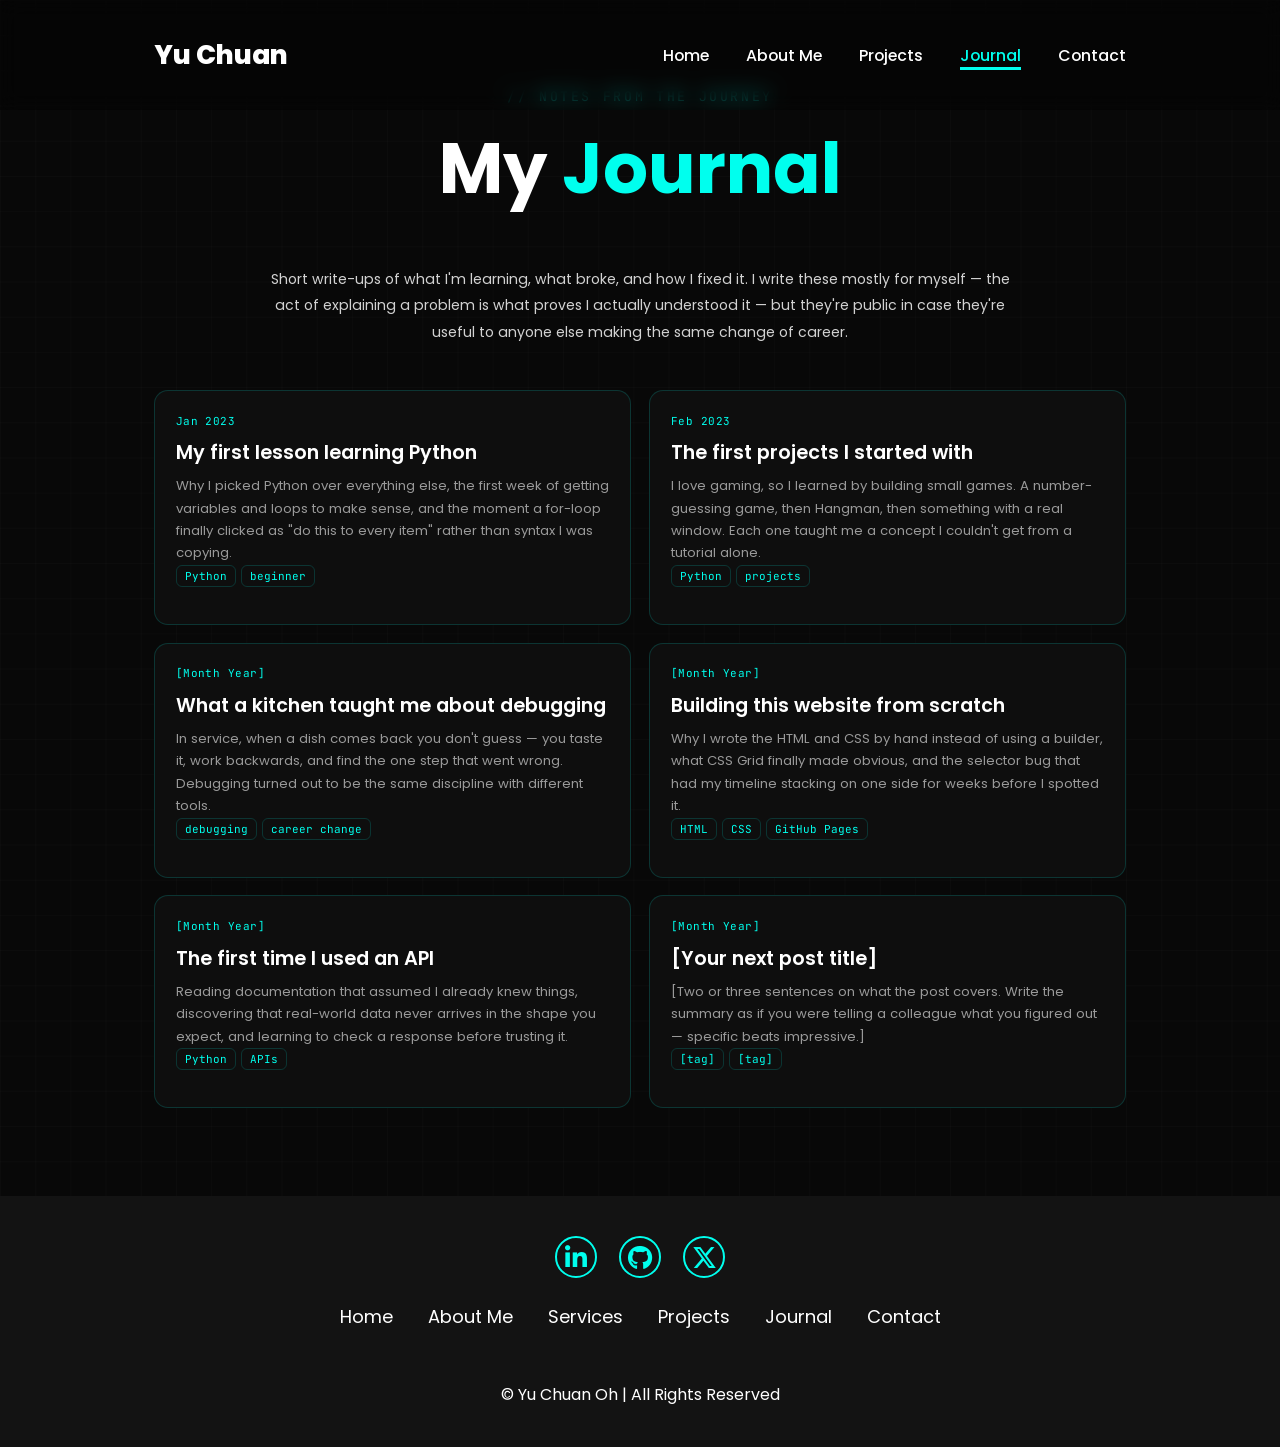
<file: journal.html>
<!DOCTYPE html>
<html lang="en">
<head>
    <meta charset="UTF-8">
    <meta name="viewport" content="width=device-width, initial-scale=1.0">
    <meta name="description" content="Journal by Yu Chuan Oh — notes from a career change into software, one problem at a time.">
    <title>Journal — Yu Chuan Oh</title>

    <link rel="preconnect" href="https://fonts.googleapis.com">
    <link rel="preconnect" href="https://fonts.gstatic.com" crossorigin>
    <link href="https://fonts.googleapis.com/css2?family=Poppins:wght@300;400;500;600;700;800&family=JetBrains+Mono:wght@400;500;700&display=swap" rel="stylesheet">

    <link rel="stylesheet" href="style.css">
    <link rel="stylesheet" href="https://cdnjs.cloudflare.com/ajax/libs/font-awesome/6.5.2/css/all.min.css">
</head>
<body>

    <header class="header">
        <a href="index.html" class="logo">Yu Chuan<span></span></a>

        <i class="fa-solid fa-bars" id="menu-icon"></i>

        <nav class="navbar">
            <a href="index.html">Home</a>
            <a href="about.html">About Me</a>
            <a href="projects.html">Projects</a>
            <a href="journal.html" class="active">Journal</a>
            <a href="index.html#contact">Contact</a>
        </nav>
    </header>

    <section class="page-section" id="journal">
        <span class="eyebrow">notes from the journey</span>
        <h2 class="heading">My <span>Journal</span></h2>

        <div class="doc" style="margin-bottom: 5rem; text-align: center;">
            <p>Short write-ups of what I'm learning, what broke, and how I fixed it.
               I write these mostly for myself — the act of explaining a problem is what
               proves I actually understood it — but they're public in case they're useful
               to anyone else making the same change of career.</p>
        </div>

        <div class="journal-list">

            <a href="post-1.html" class="journal-card">
                <span class="journal-date">Jan 2023</span>
                <h3>My first lesson learning Python</h3>
                <p>Why I picked Python over everything else, the first week of getting variables
                   and loops to make sense, and the moment a for-loop finally clicked as
                   "do this to every item" rather than syntax I was copying.</p>
                <div class="work-tags">
                    <span>Python</span>
                    <span>beginner</span>
                </div>
            </a>

            <a href="post-2.html" class="journal-card">
                <span class="journal-date">Feb 2023</span>
                <h3>The first projects I started with</h3>
                <p>I love gaming, so I learned by building small games. A number-guessing game,
                   then Hangman, then something with a real window. Each one taught me a
                   concept I couldn't get from a tutorial alone.</p>
                <div class="work-tags">
                    <span>Python</span>
                    <span>projects</span>
                </div>
            </a>

            <a href="post-3.html" class="journal-card">
                <span class="journal-date">[Month Year]</span>
                <h3>What a kitchen taught me about debugging</h3>
                <p>In service, when a dish comes back you don't guess — you taste it, work
                   backwards, and find the one step that went wrong. Debugging turned out to be
                   the same discipline with different tools.</p>
                <div class="work-tags">
                    <span>debugging</span>
                    <span>career change</span>
                </div>
            </a>

            <a href="post-4.html" class="journal-card">
                <span class="journal-date">[Month Year]</span>
                <h3>Building this website from scratch</h3>
                <p>Why I wrote the HTML and CSS by hand instead of using a builder, what CSS
                   Grid finally made obvious, and the selector bug that had my timeline
                   stacking on one side for weeks before I spotted it.</p>
                <div class="work-tags">
                    <span>HTML</span>
                    <span>CSS</span>
                    <span>GitHub Pages</span>
                </div>
            </a>

            <a href="post-5.html" class="journal-card">
                <span class="journal-date">[Month Year]</span>
                <h3>The first time I used an API</h3>
                <p>Reading documentation that assumed I already knew things, discovering that
                   real-world data never arrives in the shape you expect, and learning to check
                   a response before trusting it.</p>
                <div class="work-tags">
                    <span>Python</span>
                    <span>APIs</span>
                </div>
            </a>

            <a href="post-6.html" class="journal-card">
                <span class="journal-date">[Month Year]</span>
                <h3>[Your next post title]</h3>
                <p>[Two or three sentences on what the post covers. Write the summary as if you
                   were telling a colleague what you figured out — specific beats impressive.]</p>
                <div class="work-tags">
                    <span>[tag]</span>
                    <span>[tag]</span>
                </div>
            </a>

        </div>
    </section>

    <footer class="footer">
        <div class="social">
            <a href="https://www.linkedin.com/in/yu-chuan-oh-169a3419b/" target="_blank" rel="noopener noreferrer"><i class="fa-brands fa-linkedin-in"></i></a>
            <a href="https://github.com/yc82628" target="_blank" rel="noopener noreferrer"><i class="fa-brands fa-github"></i></a>
            <a href="https://x.com/YC82628"target="_blank" rel="noopener noreferrer"><i class="fa-brands fa-x-twitter"></i></a>
        </div>

        <ul class="list">
            <li><a href="index.html">Home</a></li>
            <li><a href="about.html">About Me</a></li>
            <li><a href="index.html#services">Services</a></li>
            <li><a href="projects.html">Projects</a></li>
            <li><a href="journal.html">Journal</a></li>
            <li><a href="index.html#contact">Contact</a></li>
        </ul>

        <p class="copyright">
            &copy; Yu Chuan Oh | All Rights Reserved
        </p>
    </footer>

    <script src="script.js"></script>
</body>
</html>
</file>
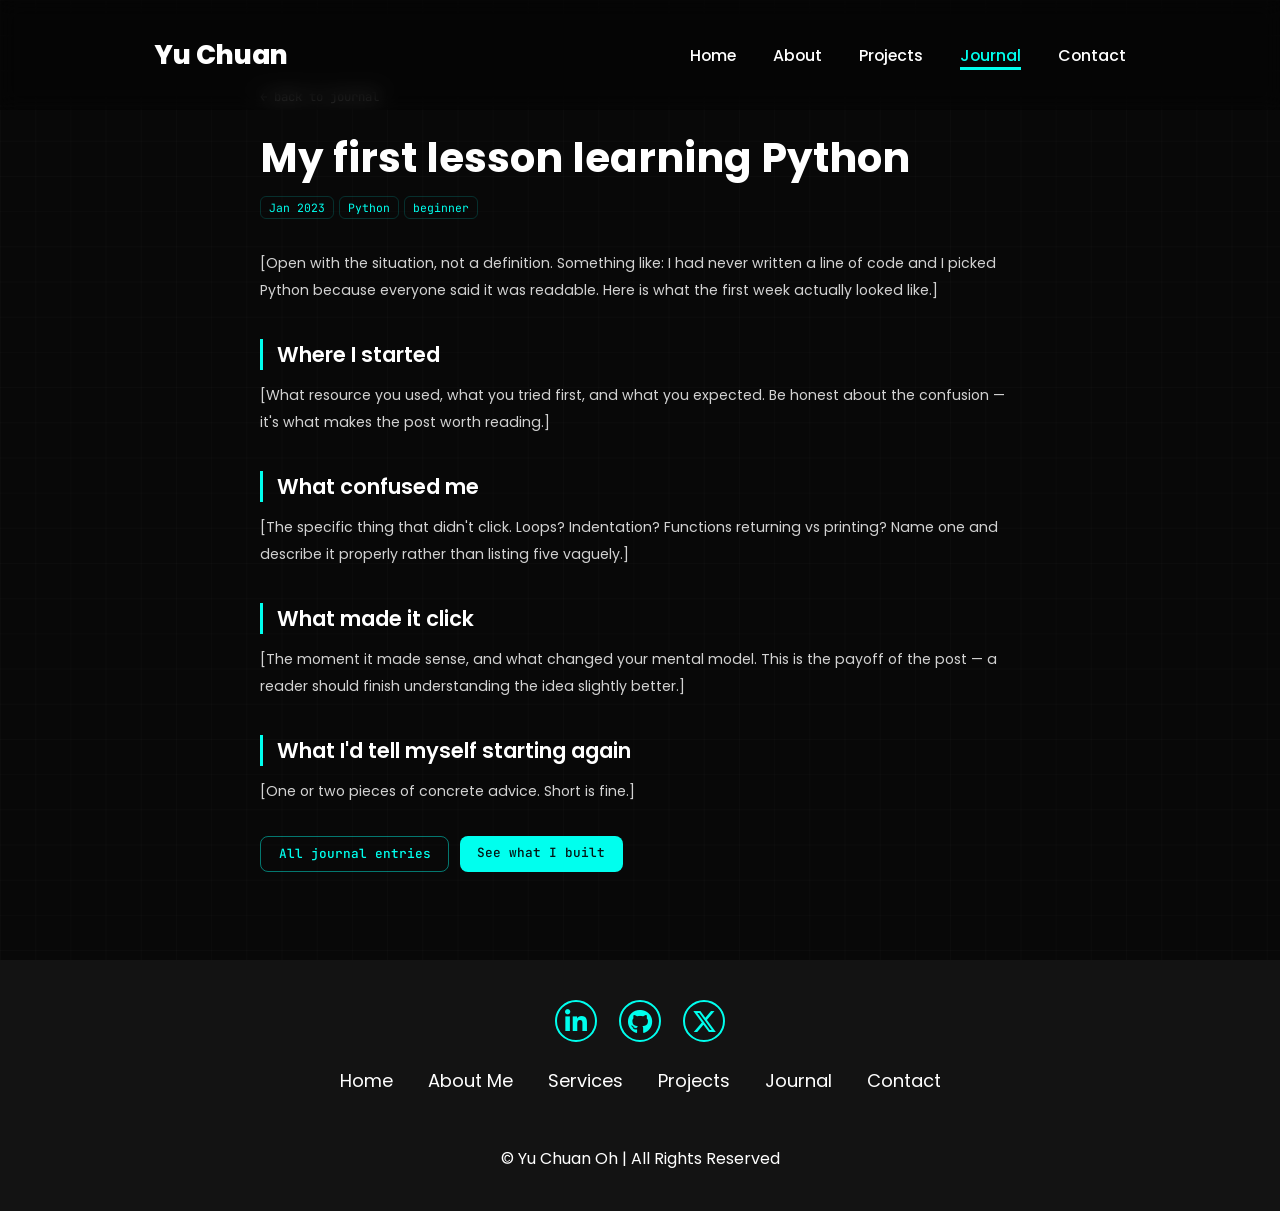
<file: post-1.html>
<!DOCTYPE html>
<html lang="en">
<head>
    <meta charset="UTF-8">
    <meta name="viewport" content="width=device-width, initial-scale=1.0">
    <meta name="description" content="My first lesson learning Python — a journal entry by Yu Chuan Oh.">
    <title>My first lesson learning Python — Yu Chuan Oh</title>

    <link rel="preconnect" href="https://fonts.googleapis.com">
    <link rel="preconnect" href="https://fonts.gstatic.com" crossorigin>
    <link href="https://fonts.googleapis.com/css2?family=Poppins:wght@300;400;500;600;700;800&family=JetBrains+Mono:wght@400;500;700&display=swap" rel="stylesheet">

    <link rel="stylesheet" href="style.css">
    <link rel="stylesheet" href="https://cdnjs.cloudflare.com/ajax/libs/font-awesome/6.5.2/css/all.min.css">
</head>
<body>

    <header class="header">
        <a href="index.html" class="logo">Yu Chuan<span></span></a>

        <i class="fa-solid fa-bars" id="menu-icon"></i>

        <nav class="navbar">
            <a href="index.html">Home</a>
            <a href="about.html">About</a>
            <a href="projects.html">Projects</a>
            <a href="journal.html" class="active">Journal</a>
            <a href="index.html#contact">Contact</a>
        </nav>
    </header>

    <section class="page-section">
        <div class="doc">
            <a href="journal.html" class="back-link">&larr; back to journal</a>

            <h1>My first lesson learning Python</h1>

            <div class="doc-meta">
                <span>Jan 2023</span>
                <span>Python</span>
                <span>beginner</span>
            </div>

            <p>[Open with the situation, not a definition. Something like: I had never written a
               line of code and I picked Python because everyone said it was readable. Here is
               what the first week actually looked like.]</p>

            <h2>Where I started</h2>
            <p>[What resource you used, what you tried first, and what you expected. Be honest
               about the confusion — it's what makes the post worth reading.]</p>

            <h2>What confused me</h2>
            <p>[The specific thing that didn't click. Loops? Indentation? Functions returning vs
               printing? Name one and describe it properly rather than listing five vaguely.]</p>

            <h2>What made it click</h2>
            <p>[The moment it made sense, and what changed your mental model. This is the payoff
               of the post — a reader should finish understanding the idea slightly better.]</p>

            <h2>What I'd tell myself starting again</h2>
            <p>[One or two pieces of concrete advice. Short is fine.]</p>

            <div class="doc-links">
                <a href="journal.html" class="link-code">All journal entries</a>
                <a href="projects.html" class="link-demo">See what I built</a>
            </div>
        </div>
    </section>

    <footer class="footer">
        <div class="social">
            <a href="https://www.linkedin.com/in/yu-chuan-oh-169a3419b/" target="_blank" rel="noopener noreferrer"><i class="fa-brands fa-linkedin-in"></i></a>
            <a href="https://github.com/yc82628" target="_blank" rel="noopener noreferrer"><i class="fa-brands fa-github"></i></a>
            <a href="https://x.com/YC82628"target="_blank" rel="noopener noreferrer"><i class="fa-brands fa-x-twitter"></i></a>
        </div>

        <ul class="list">
            <li><a href="index.html">Home</a></li>
            <li><a href="about.html">About Me</a></li>
            <li><a href="index.html#services">Services</a></li>
            <li><a href="projects.html">Projects</a></li>
            <li><a href="journal.html">Journal</a></li>
            <li><a href="index.html#contact">Contact</a></li>
        </ul>

        <p class="copyright">
            &copy; Yu Chuan Oh | All Rights Reserved
        </p>
    </footer>

    <script src="script.js"></script>
</body>
</html>
</file>
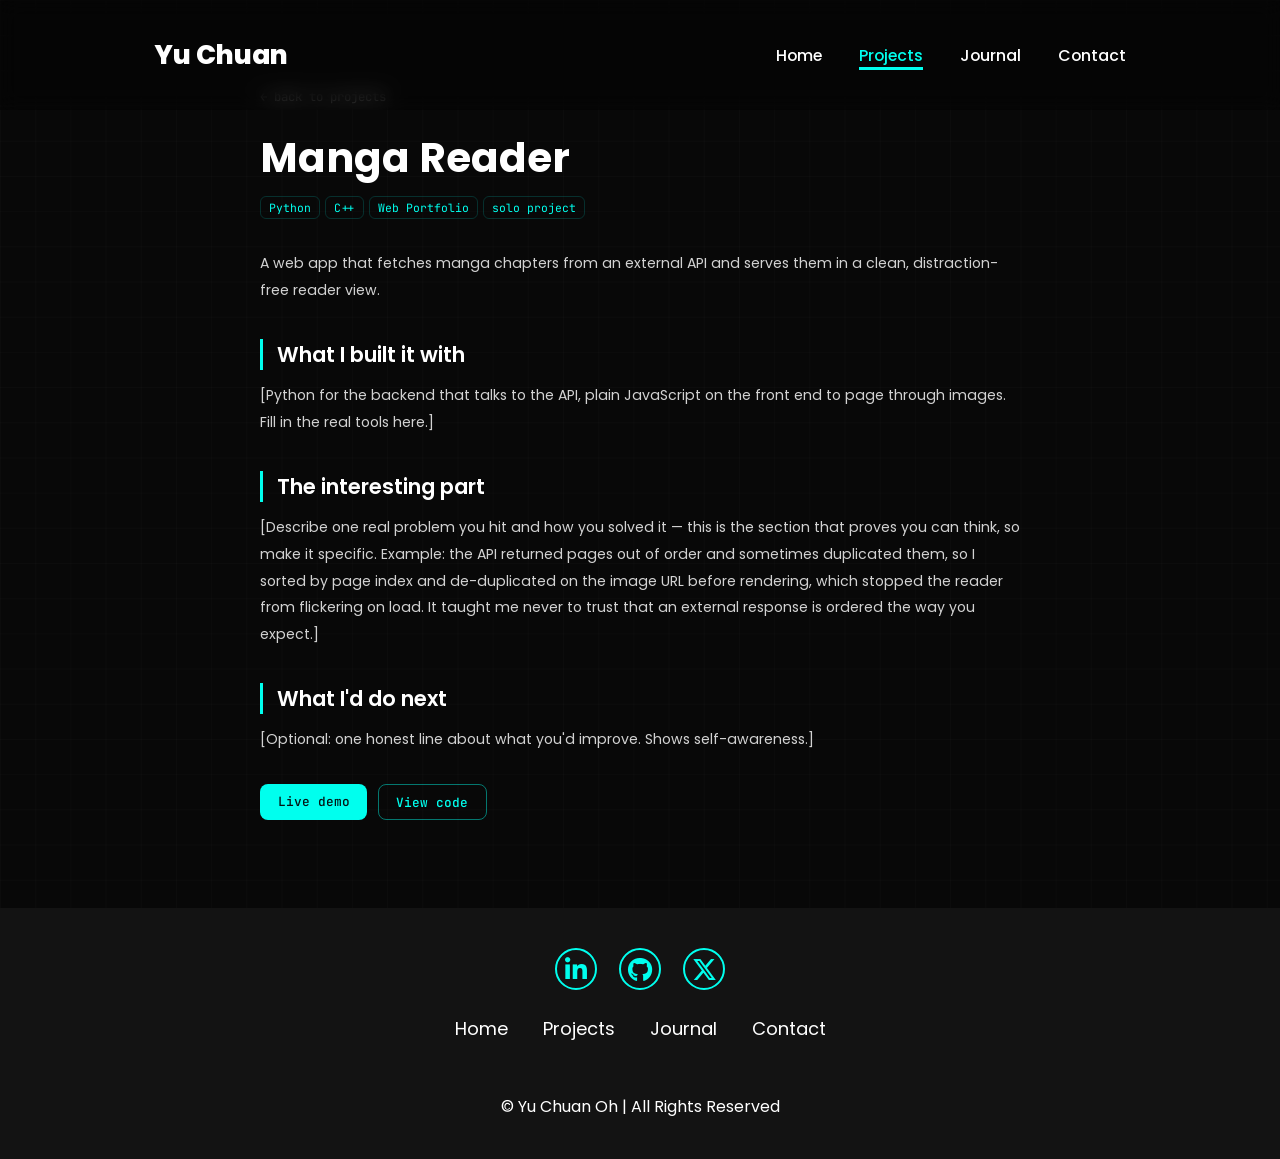
<file: project-example.html>
<!DOCTYPE html>
<html lang="en">
<head>
    <meta charset="UTF-8">
    <meta name="viewport" content="width=device-width, initial-scale=1.0">
    <meta name="description" content="Manga Reader — a project by Yu Chuan Oh.">
    <title>Manga Reader — Yu Chuan Oh</title>

    <link rel="preconnect" href="https://fonts.googleapis.com">
    <link rel="preconnect" href="https://fonts.gstatic.com" crossorigin>
    <link href="https://fonts.googleapis.com/css2?family=Poppins:wght@300;400;500;600;700;800&family=JetBrains+Mono:wght@400;500;700&display=swap" rel="stylesheet">

    <link rel="stylesheet" href="style.css">
    <link rel="stylesheet" href="pages.css">
    <link rel="stylesheet" href="https://cdnjs.cloudflare.com/ajax/libs/font-awesome/6.5.2/css/all.min.css">
</head>
<body>

    <!-- ===== HEADER ===== -->
    <header class="header">
        <a href="index.html" class="logo">Yu Chuan<span></span></a>

        <i class="fa-solid fa-bars" id="menu-icon"></i>

        <nav class="navbar">
            <a href="index.html">Home</a>
            <a href="projects.html" class="active">Projects</a>
            <a href="journal.html">Journal</a>
            <a href="index.html#contact">Contact</a>
        </nav>
    </header>

    <!-- ===== PROJECT DETAIL ===== -->
    <section class="page-section">
        <div class="doc">
            <a href="projects.html" class="back-link">&larr; back to projects</a>

            <h1>Manga Reader</h1>

            <div class="doc-meta">
                <span>Python</span>
                <span>C++</span>
                <span>Web Portfolio</span>
                <span>solo project</span>
            </div>

            <p>A web app that fetches manga chapters from an external API and serves them
               in a clean, distraction-free reader view.</p>

            <h2>What I built it with</h2>
            <p>[Python for the backend that talks to the API, plain JavaScript on the front end
               to page through images. Fill in the real tools here.]</p>

            <h2>The interesting part</h2>
            <p>[Describe one real problem you hit and how you solved it — this is the section that
               proves you can think, so make it specific. Example: the API returned pages out of
               order and sometimes duplicated them, so I sorted by page index and de-duplicated on
               the image URL before rendering, which stopped the reader from flickering on load.
               It taught me never to trust that an external response is ordered the way you expect.]</p>

            <h2>What I'd do next</h2>
            <p>[Optional: one honest line about what you'd improve. Shows self-awareness.]</p>

            <div class="doc-links">
                <a href="#" class="link-demo" target="_blank" rel="noopener noreferrer">Live demo</a>
                <a href="#" class="link-code" target="_blank" rel="noopener noreferrer">View code</a>
            </div>
        </div>
    </section>

    <!-- ===== FOOTER ===== -->
    <footer class="footer">
        <div class="social">
            <a href="https://www.linkedin.com/in/yu-chuan-oh-169a3419b/" target="_blank" rel="noopener noreferrer"><i class="fa-brands fa-linkedin-in"></i></a>
            <a href="https://github.com/yc82628" target="_blank" rel="noopener noreferrer"><i class="fa-brands fa-github"></i></a>
            <a href="https://x.com/YC82628"target="_blank" rel="noopener noreferrer"><i class="fa-brands fa-x-twitter"></i></a>
        </div>

        <ul class="list">
            <li><a href="index.html">Home</a></li>
            <li><a href="projects.html">Projects</a></li>
            <li><a href="journal.html">Journal</a></li>
            <li><a href="index.html#contact">Contact</a></li>
        </ul>

        <p class="copyright">
            &copy; Yu Chuan Oh | All Rights Reserved
        </p>
    </footer>

    <script src="script.js"></script>
</body>
</html>
</file>
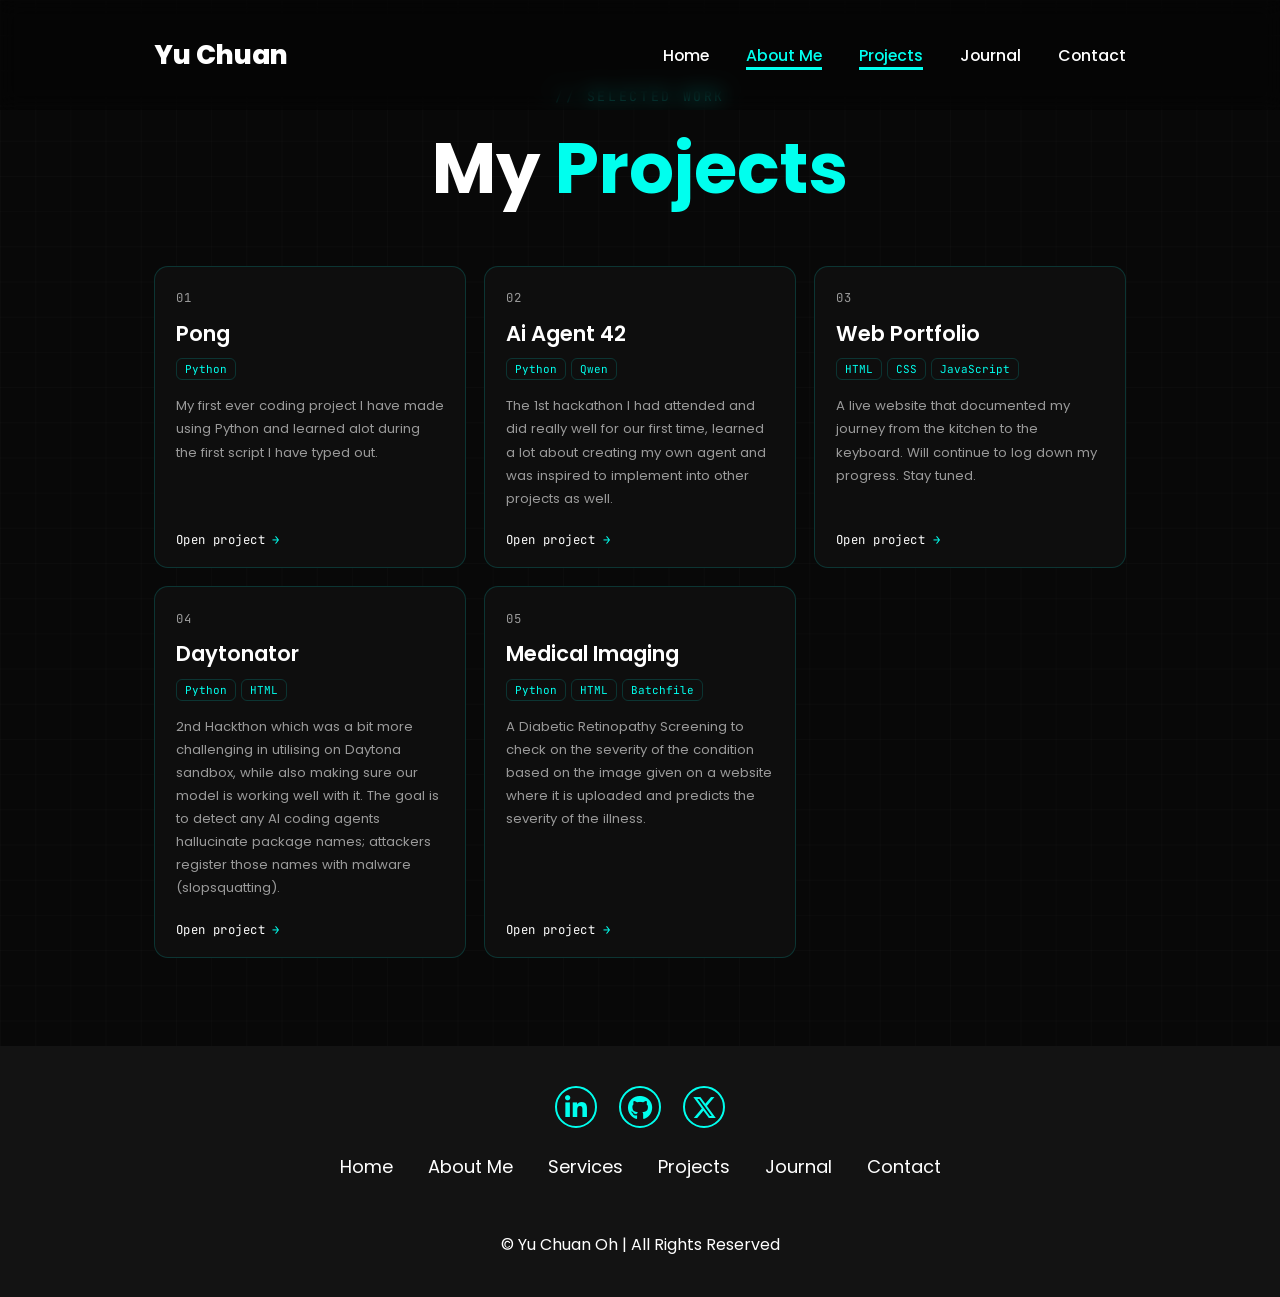
<file: projects.html>
<!DOCTYPE html>
<html lang="en">
<head>
    <meta charset="UTF-8">
    <meta name="viewport" content="width=device-width, initial-scale=1.0">
    <meta name="description" content="Projects by Yu Chuan Oh — things I've designed, built and shipped.">
    <title>Projects — Yu Chuan Oh</title>

    <link rel="preconnect" href="https://fonts.googleapis.com">
    <link rel="preconnect" href="https://fonts.gstatic.com" crossorigin>
    <link href="https://fonts.googleapis.com/css2?family=Poppins:wght@300;400;500;600;700;800&family=JetBrains+Mono:wght@400;500;700&display=swap" rel="stylesheet">

    <link rel="stylesheet" href="style.css">
    <link rel="stylesheet" href="pages.css">
    <link rel="stylesheet" href="https://cdnjs.cloudflare.com/ajax/libs/font-awesome/6.5.2/css/all.min.css">
</head>
<body>

    <header class="header">
        <a href="index.html" class="logo">Yu Chuan<span></span></a>

        <i class="fa-solid fa-bars" id="menu-icon"></i>

        <nav class="navbar">
            <a href="index.html">Home</a>
            <a href="about.html" class="active">About Me</a>
            <a href="projects.html" class="active">Projects</a>
            <a href="journal.html">Journal</a>
            <a href="index.html#contact">Contact</a>
        </nav>
    </header>

    <section class="page-section" id="work">
        <span class="eyebrow">selected work</span>
        <h2 class="heading">My <span>Projects</span></h2>

        <div class="work-grid">

            <a href="project-example.html" class="work-card">
                <div class="work-index">01</div>
                <h3>Pong</h3>
                <div class="work-tags">
                    <span>Python</span>
                </div>
                <p>My first ever coding project I have made using Python and learned 
                    alot during the first script I have typed out. 
                </p>
                <span class="work-open">Open project</span>
            </a>

            <a href="project-example.html" class="work-card">
                <div class="work-index">02</div>
                <h3>Ai Agent 42</h3>
                <div class="work-tags">
                    <span>Python</span>
                    <span>Qwen</span>
                </div>
                <p>The 1st hackathon I had attended and did really well for our first time,
                    learned a lot about creating my own agent and was inspired to implement into 
                    other projects as well. 
                </p>
                <span class="work-open">Open project</span>
            </a>

            <a href="project-example.html" class="work-card">
                <div class="work-index">03</div>
                <h3>Web Portfolio</h3>
                <div class="work-tags">
                    <span>HTML</span>
                    <span>CSS</span>
                    <span>JavaScript</span>
                </div>
                <p>A live website that documented my journey from the kitchen to the keyboard.
                    Will continue to log down my progress. Stay tuned. 
                </p>
                <span class="work-open">Open project</span>
            </a>

            <a href="project-example.html" class="work-card">
                <div class="work-index">04</div>
                <h3>Daytonator</h3>
                <div class="work-tags">
                    <span>Python</span>
                    <span>HTML</span>
                </div>
                <p>2nd Hackthon which was a bit more challenging in utilising on Daytona sandbox,
                    while also making sure our model is working well with it. The goal is to detect any
                    AI coding agents hallucinate package names; attackers register those names with malware (slopsquatting).
                </p>
                <span class="work-open">Open project</span>
            </a>

            <a href="project-example.html" class="work-card">
                <div class="work-index">05</div>
                <h3>Medical Imaging</h3>
                <div class="work-tags">
                    <span>Python</span>
                    <span>HTML</span>
                    <span>Batchfile</span>
                </div>
                <p>A Diabetic Retinopathy Screening to check on the severity of the condition based on the image 
                    given on a website where it is uploaded and predicts the severity of the illness. 
                </p>
                <span class="work-open">Open project</span>
            </a>

        </div>
    </section>

    <footer class="footer">
        <div class="social">
            <a href="https://www.linkedin.com/in/yu-chuan-oh-169a3419b/" target="_blank" rel="noopener noreferrer"><i class="fa-brands fa-linkedin-in"></i></a>
            <a href="https://github.com/yc82628" target="_blank" rel="noopener noreferrer"><i class="fa-brands fa-github"></i></a>
            <a href="https://x.com/YC82628"target="_blank" rel="noopener noreferrer"><i class="fa-brands fa-x-twitter"></i></a>
        </div>

        <ul class="list">
            <li><a href="index.html">Home</a></li>
            <li><a href="about.html">About Me</a></li>
            <li><a href="index.html#services">Services</a></li>
            <li><a href="projects.html">Projects</a></li>
            <li><a href="journal.html">Journal</a></li>
            <li><a href="index.html#contact">Contact</a></li>
        </ul>

        <p class="copyright">
            &copy; Yu Chuan Oh | All Rights Reserved
        </p>
    </footer>

    <script src="script.js"></script>
</body>
</html>
</file>
<file: style.css>
* {
    margin: 0;
    padding: 0;
    box-sizing: border-box;
    text-decoration: none;
    border: none;
    outline: none;
    scroll-behavior: smooth;
    font-family: "Poppins", sans-serif;
}

:root {
    --bg-color: #080808;
    --second-bg-color: #131313;
    --text-color: white; 
    --main-color: #00ffee;

    /* added */
    --line:        rgba(0, 255, 238, 0.16);
    --line-strong: rgba(0, 255, 238, 0.45);
    --muted:       rgba(255, 255, 255, 0.58);
    --surface:     #0e0e0e;
    --mono: "JetBrains Mono", ui-monospace, "Cascadia Code", Consolas, monospace;
}

html{
    font-size: 60%;
    overflow-x: hidden;
}
body{
    background: var(--bg-color);
    color: var(--text-color);
}
.header{
    position: fixed;
    top: 0;
    left: 0;
    width: 100%;
    padding: 4rem 12% 4rem;
    background: rgba(0,0,0,0.3);
    backdrop-filter: blur(10px);
    display: flex;
    justify-content: space-between;
    align-items: center;
    z-index: 5;
}
.logo{
    font-size: 3rem;
    color: var(--text-color);
    font-weight: 800;
    cursor: pointer;
    transition: 0.3s ease;
}
.logo:hover{
    transform:scale(1.1);
}
.logo span{
    text-shadow: 0 0 25px var(--main-color);
}
.navbar a{
    font-size: 1.8rem;
    color: var(--text-color);
    margin-left: 4rem;
    font-weight: 500;
    transition: 0.3s ease;
    border-bottom: 3px solid transparent;
}
.navbar a:hover,
.navbar a.active{
    color: var(--main-color);
    border-bottom: 3px solid var(--main-color);
}
#menu-icon{
    font-size: 3.6rem;
    color: var(--main-color);
    display: none;
}

section{
    min-height: 100vh;
    padding: 10rem 12% 10rem;
}
.home{
    display: flex;
    align-items: center;
    justify-content: center;
    gap: 15rem;
}
.home-content{
    display: flex;
    flex-direction: column;
    align-items: baseline;
    text-align: left;
    justify-content: center;
    margin-top: 3rem;
}
span{
    color:var(--main-color);
}
.logo span{
    color:var(--main-color);
}
.home-content h3{
    margin-bottom: 2rem;
    margin-top: 1rem;
    font-size: 3.5rem;
}
.home-content h1{
    font-size: 7rem;
    font-weight: 700;
    margin-top: 1.5rem;
    line-height: 1;
}
.home-img{
    border-radius: 50%;
}
.home-img img{
    position: relative;
    top: 3rem;
    width: 32vw;
    border-radius: 50%;
    box-shadow: 0 0 25px var(--main-color);
    cursor: pointer;
    transition: 0.4s ease-in-out;
}
.home-img img:hover{
    box-shadow: 0 0 25px var(--main-color),
                0 0 50px var(--main-color),
                0 0 100px var(--main-color);
}
.home-content p{
    font-size: 1.5rem;
    font-weight: 500;
    line-height: 1.8;
    max-width: 1000px;
}
.social-icons a{
    display: inline-flex;
    justify-content: center;
    align-items: center;
    width: 4.5rem;
    height: 4.5rem;
    background: transparent;
    border: 2px solid var(--main-color);
    font-size: 2.5rem;
    border-radius: 50%;
    color: var(--main-color);
    margin: 3rem 1.5rem 3rem 0;
    transition: 0.3s ease-in-out;
}
.social-icons a:hover{
    color: var(--text-color);
    transform: scale(1.3)translateY(-5px);
    box-shadow: 0 0 25px var(--main-color);
    background-color: var(--main-color);
}
.btn{
    display: inline-block;
    padding: 1rem 2.8rem;
    background: var(--main-color);
    box-shadow: 0 0 25px var(--main-color);
    border-radius: 4rem;
    font-size: 1.6rem;
    color: black;
    border: 2px solid transparent;
    letter-spacing: 0.1rem;
    font-weight: 600;
    transition: 0.3s ease-in-out;
    cursor: pointer;
}
.btn:hover{
    transform: scale(1.05);
    box-shadow: 0 0 50px var(--main-color);
}
.btn-group{
    display: flex;
    align-items: center;
    gap: 1.5rem;
}
.btn-group a:nth-of-type(2){
    background-color: black;
    color: var(--main-color);
    border: 2px solid var(--main-color);
    box-shadow: 0 0 25px transparent;
}
.btn-group a:nth-of-type(2):hover{
    box-shadow: 0 0 25px var(--main-color);
    background-color: var(--main-color);
    color: black;
}
.text-animation{
    font-size: 34px;
    font-weight: 600;
    min-width: 280px;
}
.text-animation span{
    position: relative;
}
.text-animation span::before{
    content: "Software Tester";
    color: var(--main-color);
    animation: words 20s infinite;
}
.text-animation span::after{
    content: "";
    background-color: var(--bg-color);
    position: absolute;
    width: calc(100% + 8px);
    height: 100%;
    border-left: 3px solid var(--bg-color);
    right: -8px;
    animation: cursor 0.6s infinite, typing 20s steps(14) infinite;
}
@keyframes cursor{
    to{
        border-left: 2px solid var(--main-color);
    }
}
@keyframes words{
    0%,
    20%{
        content: "Data Analyst";
    }
    21%,
    40%{
        content: "Web Developer";
    }
    41%,
    60%{
        content: "Backend Developer";
    }
    61%,
    80%{ 
        content: "Game Developer";
    }
    81%,
    100%{
        content: "Software Tester";
    }
}
@keyframes typing{
    10%,
    15%,
    30%,
    35%,
    50%,
    55%,
    70%,
    75%,
    90%,
    95%{
        width: 0;
    }
    5%,
    20%,
    25%,
    40%,
    45%,
    60%,
    65%,
    80%,
    85%{
        width: calc(100% + 8px);
    }
}
.heading{
    font-size: 8rem;
    text-align: center;
    margin: 5rem 0;
}
.education{
    padding: 100px 15px;
    background: var(--second-bg-color);
}
.education h2{
    margin-bottom: 5rem;
}
.timeline-items{
    max-width: 1200px;
    margin: auto;
    display: flex;
    flex-wrap: wrap;
    position: relative;
}
.timeline-items::before{
    content: "";
    position: absolute;
    width: 5px;
    height: 100%;
    background-color: var(--main-color);
    left: calc(50% - 1px);
}

.timeline-item{
    margin-bottom: 40px;
    width: 100%;
    position: relative;
}
.timeline-item:last-child{
    margin-bottom: 0;
}
.timeline-item:nth-child(odd){
    padding-right: calc(50% + 30px);
    text-align: right;
}
.timeline-item:nth-child(even){
    padding-left: calc(50% + 30px);
}
.timeline-dot{
    height: 21px;
    width: 21px;
    background-color: var(--main-color);
    box-shadow: 0 0 25px var(--main-color),
                0 0 25px var(--main-color);
    position: absolute;
    left: calc(50% - 8px);
    border-radius: 50%;
    top: 10px;
}
.timeline-date{
    font-size: 20px;
    font-weight: 800;
    color: white;
    margin: 6px 0 15px;
}
.timeline-content{
    background-color: var(--bg-color);
    border: 3px solid var(--main-color);
    padding: 30px 50px;
    border-radius: 4rem;
    box-shadow: 0 0 10px var(--main-color);
    cursor: pointer;
    transition: 0.3s ease-in-out;
}
.timeline-content:hover{
    transform: scale(1.05);
    box-shadow: 0 0 25px var(--main-color);
}
.timeline-content h3{
    font-size: 20px;
    color: white;
    margin: 0 0 10px;
    font-weight: 500;
}
.timeline-content p{
    color: white;
    font-size: 16px;
    font-weight: 300;
    line-height: 22px;
}

::-webkit-scrollbar{
    width: 15px;
}
::-webkit-scrollbar-thumb{
    background-color: var(--main-color);
}
::-webkit-scrollbar-track{
    background-color: var(--bg-color);
    width: 50px;
}
.services{
    background: var(--bg-color);
    color: black;
}
.services h2{
    margin-bottom: 5rem;
    color: white;
}

.services-container{
    display: grid;
    grid-template-columns: repeat(3,1fr);
    align-items: stretch;
    gap: 2.5rem;
}
.service-box{
    height: auto;
    min-height: 260px;
}
.service-box .service-info{
    max-height: none;
}
.service-info p{
    max-height: none;
    font-weight: 500;
}
.service-box{
    background-color: var(--main-color);
    height: 300px;
    border-radius: 3rem;
    border: 5px solid transparent;
    cursor: pointer;
    transition: 0.4s ease-in-out;
}
.service-box:hover{
    background: white;
    color: black;
    border: 5px solid var(--main-color);
    transform: scale(1.03);
}
.service-box .service-info{
    display: flex;
    flex-direction: column;
    text-align: left;
    max-height: 200px;
    justify-content: left;
    align-items: baseline;
    padding: 5rem 5rem;
}
.service-info h4{
    font-size: 3rem;
    font-weight: 800;
    line-height: 2;
}
.service-info p{
    font-size: 1.6rem;
    font-weight: 800;
    max-height: 100px;
    line-height: 1.7;
    margin: auto;
}

.testimonials{
    background: var(--second-bg-color);
}
.testimonials-box{
    background-size: cover;
    display: flex;
    align-items: center;
    justify-content: center;
    flex-direction: column;
}
.testimonials .heading{
    margin-bottom: 5rem;
}
.testimonials-box img{
    width: 15rem;
    border-radius: 50%;
    border: 3px solid var(--main-color);
    box-shadow: 0 0 25px var(--main-color);
}
.wrapper{
    display: grid;
    grid-template-columns: repeat(3, 1fr);
    gap: 3rem;
}
.testimonial-item{
    min-height: 550px;
    max-width: 450px;
    background: rgba(0,0,0,0.7);
    border: 3px solid rgba(238, 238, 238, 0.2);
    border-radius: 2rem;
    margin: 0 2rem;
    padding: 30px 60px;
    cursor: pointer;
    display: flex;
    flex-direction: column;
    align-items: center;
    justify-content: center;
    text-align: center;
    gap: 1.5rem;
    color: white;
    transition: 0.4s ease-in-out;
}
.testimonials-item:hover{
    border: 3px solid var(--main-color);
    transform: translateY(-10px)scale(1.03);
    box-shadow: 0 0 50px var(--main-color);
}
.testimonials-item h2{
    font-size: 2.8rem;
}
.testimonials-item p{
    font-size: 1.3rem;
}
.contact{
    background-color: var(--bg-color);
}
.contact h2{
    margin-bottom: 3rem;
    color: white;
}
.contact form{
    display: flex;
    align-items: center;
    justify-content: center;
    gap: 3rem;
    margin: 5rem auto;
    text-align: center;
}
.contact form .input-box{
    display: flex;
    justify-content: center;
    flex-wrap: wrap;
}
.contact form .input-box input,
.contact form textarea{
    width: 100%;
    padding: 2.5rem;
    font-size: 1.8rem;
    color: var(--text-color);
    background: var(--second-bg-color);
    border-radius: 2rem;
    border: 2px solid var(--main-color);
    margin: 1.5rem 0;
    resize: none;
}
.contact form .btn{
    margin-top: 2rem;
}
.footer{
    position: relative;
    bottom: 0;
    width: 100%;
    padding: 40px 0;
    background-color: var(--second-bg-color);
}
.footer .social{
    text-align: center;
    padding-bottom: 25px;
    color: var(--main-color);
}
.footer .social a{
    font-size: 25px;
    color: var(--main-color);
    border: 2px solid var(--main-color);
    width: 42px;
    height: 42px;
    line-height: 42px;
    display:  inline-block;
    text-align: center;
    border-radius: 50%;
    margin: 0 10px;
    transition: 0.3s ease-in-out;
}
.footer .social a:hover{
    transform: scale(1.2)translateY(-10px);
    background-color: var(--main-color);
    color: black;
    box-shadow: 0 0 25px var(--main-color);
}
.footer ul{
    margin-top: 0;
    padding: 0;
    font-size: 18px;
    line-height: 1.6;
    margin-bottom: 0;
    text-align: center;
}
.footer ul li a{
    color: white;
    border-bottom: 3px solid transparent;
    transition: 0.3s ease-in-out;
}
.footer ul li a:hover{
    border-bottom: 3px solid var(--main-color);
}
.footer ul li{
    display: inline-block;
    padding: 0 15px;
}
.footer .copyright{
    margin-top: 50px;
    text-align: center;
    font-size: 16px;
    color: white;
}

@media(max-width:1285px){
    html{
        font-size: 55%;
    }
    .services-container{
        padding-bottom: 7rem;
        grid-template-columns: repeat(2, 1fr); 
    }
}
@media(max-width:991px){
    header{
        padding: 2rem 3%;
    }
    section{
        padding: 10rem 3% 2rem;
    }
    .timeline-items::before{
        left: 7px;
    }
    .timeline-item:nth-child(odd){
        padding-right: 0; 
        text-align: left;
    }
    .timeline-item:nth-child(odd),
    .timeline-item:nth-child(even){
        padding-left: 37px;
    }
    .timeline-dot{
        left: 0;
    }
    .services{
        padding-bottom: 7rem;
    }
    .testimonials .wrapper{
        grid-template-columns: repeat(1, 1fr);
    }
    .contact form{
        flex-direction: column;
    }
    .footer{
        padding: 2rem 3%;
    }
}
@media(max-width:895px){
    #menu-icon{
        display: block;
    }
    .navbar{
        position: absolute;
        top: 100%;
        right: 0;
        width: 50%;
        padding: 1rem 3%;
        background: rgba(0,0,0,0.8);
        backdrop-filter: blur(20px);
        border-bottom-left-radius: 2rem;
        border-left: 2px solid var(--main-color);
        border-bottom: 2px solid var(--main-color);
        display: none;
    }
    .navbar.active{
        display: block;
    }
    .navbar a{
        display: block;
        font-size: 2rem;
        margin: 3rem 0 ;
        color: white;
    }
    .home{
        flex-direction: column-reverse;
        margin: 5rem 4rem;
    }
    .home-content h3{
        font-size: 2.6rem;
    }
    .home-content h1{
        font-size: 8rem;
        margin-top: 3rem;
    }
    .home-content p{
        max-width: 600px;
        margin: 0 auto;
    }
    .home-img img{
        width: 56vw;
    }
    .services h2{
        margin-bottom: 3rem;
    }
    .services-container{
        grid-template-columns: repeat(1,1fr);
    }
}

.page-section{
    position: relative;
    background:
        linear-gradient(rgba(255,255,255,0.015) 1px, transparent 1px) 0 0 / 100% 4rem,
        linear-gradient(90deg, rgba(255,255,255,0.015) 1px, transparent 1px) 0 0 / 4rem 100%,
        var(--bg-color);
}

.eyebrow{
    display: block;
    font-family: var(--mono);
    font-size: 1.5rem;
    letter-spacing: 0.3rem;
    color: var(--main-color);
    text-align: center;
    text-transform: uppercase;
    margin-bottom: 1.2rem;
}
.eyebrow::before{ content: "// "; opacity: 0.6; }

.page-section .heading{ margin: 0 0 5rem; }


.work-grid{
    display: grid;
    grid-template-columns: repeat(3, 1fr);
    gap: 2rem;
    max-width: 1200px;
    margin: auto;
}
.work-card{
    position: relative;
    display: flex;
    flex-direction: column;
    background: var(--surface);
    border: 1px solid var(--line);
    border-radius: 14px;
    padding: 2.6rem 2.4rem 2.2rem;
    overflow: hidden;
    transition: border-color 0.3s ease, transform 0.3s ease, box-shadow 0.3s ease;
}

.work-card::before{
    content: "";
    position: absolute; top: 0; left: 0; right: 0;
    height: 2px;
    background: var(--main-color);
    transform: scaleX(0);
    transform-origin: left;
    transition: transform 0.35s ease;
}
.work-card:hover{
    border-color: var(--line-strong);
    transform: translateY(-6px);
    box-shadow: 0 12px 40px rgba(0,0,0,0.6), 0 0 24px rgba(0,255,238,0.12);
}
.work-card:hover::before{ transform: scaleX(1); }

.work-index{
    font-family: var(--mono);
    font-size: 1.4rem;
    color: var(--muted);
    letter-spacing: 0.1rem;
    margin-bottom: 1.6rem;
}
.work-card h3{
    font-size: 2.4rem;
    font-weight: 600;
    color: var(--text-color);
    line-height: 1.2;
    margin-bottom: 1.4rem;
}
.work-tags{
    display: flex;
    flex-wrap: wrap;
    gap: 0.6rem;
    margin-bottom: 1.6rem;
}
.work-tags span{
    font-family: var(--mono);
    font-size: 1.25rem;
    color: var(--main-color);
    border: 1px solid var(--line);
    border-radius: 6px;
    padding: 0.35rem 0.9rem;
}
.work-card p{
    font-size: 1.5rem;
    line-height: 1.75;
    color: var(--muted);
    margin-bottom: 2.4rem;
    flex-grow: 1;
}
.work-open{
    font-family: var(--mono);
    font-size: 1.4rem;
    color: var(--text-color);
    letter-spacing: 0.05rem;
    transition: color 0.3s ease, letter-spacing 0.3s ease;
}
.work-open::after{ content: " \2192"; color: var(--main-color); }
.work-card:hover .work-open{
    color: var(--main-color);
    letter-spacing: 0.15rem;
}


.doc{ max-width: 760px; margin: auto; }
.doc .back-link{
    display: inline-block;
    font-family: var(--mono);
    font-size: 1.4rem;
    color: var(--muted);
    margin-bottom: 3.5rem;
    transition: color 0.3s ease;
}
.doc .back-link:hover{ color: var(--main-color); }
.doc h1{
    font-size: 4.6rem;
    font-weight: 700;
    color: var(--text-color);
    line-height: 1.1;
    margin-bottom: 1.8rem;
}
.doc-meta{
    display: flex;
    flex-wrap: wrap;
    gap: 0.6rem;
    margin-bottom: 3.5rem;
}
.doc-meta span{
    font-family: var(--mono);
    font-size: 1.3rem;
    color: var(--main-color);
    border: 1px solid var(--line);
    border-radius: 6px;
    padding: 0.35rem 0.9rem;
}
.doc h2{
    font-size: 2.4rem;
    font-weight: 600;
    color: var(--text-color);
    text-align: left;
    margin: 4rem 0 1.4rem;
    padding-left: 1.6rem;
    border-left: 3px solid var(--main-color);
}
.doc p{
    font-size: 1.6rem;
    line-height: 1.9;
    color: rgba(255,255,255,0.82);
    margin-bottom: 1.5rem;
}
.doc strong{ color: var(--text-color); }
.doc-links{
    display: flex;
    gap: 1.2rem;
    flex-wrap: wrap;
    margin-top: 3.5rem;
}
.doc-links a{
    font-family: var(--mono);
    font-size: 1.45rem;
    font-weight: 500;
    padding: 1rem 2rem;
    border-radius: 8px;
    transition: 0.3s ease;
}
.doc-links .link-demo{ background: var(--main-color); color: #041414; }
.doc-links .link-demo:hover{ box-shadow: 0 0 24px rgba(0,255,238,0.4); }
.doc-links .link-code{ color: var(--main-color); border: 1px solid var(--line-strong); }
.doc-links .link-code:hover{ background: rgba(0,255,238,0.08); }


.journal-list{
    display: grid;
    grid-template-columns: repeat(2, 1fr);
    gap: 2rem;
    max-width: 1000px;
    margin: auto;
}
.journal-card{
    position: relative;
    display: block;
    background: var(--surface);
    border: 1px solid var(--line);
    border-radius: 14px;
    padding: 2.6rem 2.4rem;
    overflow: hidden;
    transition: border-color 0.3s ease, transform 0.3s ease, box-shadow 0.3s ease;
}
.journal-card::before{
    content: "";
    position: absolute; top: 0; left: 0; right: 0; height: 2px;
    background: var(--main-color);
    transform: scaleX(0); transform-origin: left;
    transition: transform 0.35s ease;
}
.journal-card:hover{
    border-color: var(--line-strong);
    transform: translateY(-6px);
    box-shadow: 0 12px 40px rgba(0,0,0,0.6), 0 0 24px rgba(0,255,238,0.12);
}
.journal-card:hover::before{ transform: scaleX(1); }
.journal-date{
    display: inline-block;
    font-family: var(--mono);
    font-size: 1.25rem;
    color: var(--main-color);
    letter-spacing: 0.05rem;
    margin-bottom: 1.2rem;
}
.journal-card h3{
    font-size: 2.2rem;
    font-weight: 600;
    color: var(--text-color);
    margin-bottom: 0.9rem;
}
.journal-card p{
    font-size: 1.5rem;
    line-height: 1.7;
    color: var(--muted);
}

a:focus-visible,
button:focus-visible,
input:focus-visible,
textarea:focus-visible,
.work-card:focus-visible,
.journal-card:focus-visible{
    outline: 2px solid var(--main-color);
    outline-offset: 3px;
}

.contact form input,
.contact form textarea{
    font-family: "Poppins", sans-serif;
}
.contact form input:focus,
.contact form textarea:focus{
    box-shadow: 0 0 15px rgba(0, 255, 238, 0.35);
}

@media (prefers-reduced-motion: reduce){
    .text-animation span::after{
        animation: typing 20s steps(14) infinite;
    }
    .work-card,
    .journal-card{ transition: border-color 0.3s ease; }
    .work-card:hover,
    .journal-card:hover{ transform: none; }
    .work-card::before,
    .journal-card::before{ transform: scaleX(1); }
}


@media(max-width:991px){
    .work-grid{ grid-template-columns: repeat(1, 1fr); }
    .journal-list{ grid-template-columns: repeat(1, 1fr); }
    .doc h1{ font-size: 3.6rem; }
}
</file>
<file: pages.css>
:root{
    --line:        rgba(0, 255, 238, 0.16);
    --line-strong: rgba(0, 255, 238, 0.45);
    --muted:       rgba(255, 255, 255, 0.58);
    --surface:     #0e0e0e;
    --mono: "JetBrains Mono", ui-monospace, "Cascadia Code", Consolas, monospace;
}

.page-section{
    position: relative;
    background:
        linear-gradient(rgba(255,255,255,0.015) 1px, transparent 1px) 0 0 / 100% 4rem,
        linear-gradient(90deg, rgba(255,255,255,0.015) 1px, transparent 1px) 0 0 / 4rem 100%,
        var(--bg-color);
}

.eyebrow{
    display: block;
    font-family: var(--mono);
    font-size: 1.5rem;
    letter-spacing: 0.3rem;
    color: var(--main-color);
    text-align: center;
    text-transform: uppercase;
    margin-bottom: 1.2rem;
}
.eyebrow::before{ content: "// "; opacity: 0.6; }

.page-section .heading{ margin: 0 0 5rem; }

.work-grid{
    display: grid;
    grid-template-columns: repeat(3, 1fr);
    gap: 2rem;
    max-width: 1200px;
    margin: auto;
}
.work-card{
    position: relative;
    display: flex;
    flex-direction: column;
    background: var(--surface);
    border: 1px solid var(--line);
    border-radius: 14px;
    padding: 2.6rem 2.4rem 2.2rem;
    overflow: hidden;
    transition: border-color 0.3s ease, transform 0.3s ease, box-shadow 0.3s ease;
}
.work-card::before{
    content: "";
    position: absolute; top: 0; left: 0; right: 0;
    height: 2px;
    background: var(--main-color);
    transform: scaleX(0);
    transform-origin: left;
    transition: transform 0.35s ease;
}
.work-card:hover{
    border-color: var(--line-strong);
    transform: translateY(-6px);
    box-shadow: 0 12px 40px rgba(0,0,0,0.6), 0 0 24px rgba(0,255,238,0.12);
}
.work-card:hover::before{ transform: scaleX(1); }

.work-index{
    font-family: var(--mono);
    font-size: 1.4rem;
    color: var(--muted);
    letter-spacing: 0.1rem;
    margin-bottom: 1.6rem;
}
.work-card h3{
    font-size: 2.4rem;
    font-weight: 600;
    color: var(--text-color);
    line-height: 1.2;
    margin-bottom: 1.4rem;
}
.work-tags{
    display: flex;
    flex-wrap: wrap;
    gap: 0.6rem;
    margin-bottom: 1.6rem;
}
.work-tags span{
    font-family: var(--mono);
    font-size: 1.25rem;
    color: var(--main-color);
    border: 1px solid var(--line);
    border-radius: 6px;
    padding: 0.35rem 0.9rem;
}
.work-card p{
    font-size: 1.5rem;
    line-height: 1.75;
    color: var(--muted);
    margin-bottom: 2.4rem;
    flex-grow: 1;
}
.work-open{
    font-family: var(--mono);
    font-size: 1.4rem;
    color: var(--text-color);
    letter-spacing: 0.05rem;
    transition: color 0.3s ease, letter-spacing 0.3s ease;
}
.work-open::after{ content: " \2192"; color: var(--main-color); }
.work-card:hover .work-open{
    color: var(--main-color);
    letter-spacing: 0.15rem;
}

.doc{ max-width: 760px; margin: auto; }
.doc .back-link{
    display: inline-block;
    font-family: var(--mono);
    font-size: 1.4rem;
    color: var(--muted);
    margin-bottom: 3.5rem;
    transition: color 0.3s ease;
}
.doc .back-link:hover{ color: var(--main-color); }
.doc h1{
    font-size: 4.6rem;
    font-weight: 700;
    color: var(--text-color);
    line-height: 1.1;
    margin-bottom: 1.8rem;
}
.doc-meta{
    display: flex;
    flex-wrap: wrap;
    gap: 0.6rem;
    margin-bottom: 3.5rem;
}
.doc-meta span{
    font-family: var(--mono);
    font-size: 1.3rem;
    color: var(--main-color);
    border: 1px solid var(--line);
    border-radius: 6px;
    padding: 0.35rem 0.9rem;
}
.doc h2{
    font-size: 2.4rem;
    font-weight: 600;
    color: var(--text-color);
    text-align: left;
    margin: 4rem 0 1.4rem;
    padding-left: 1.6rem;
    border-left: 3px solid var(--main-color);
}
.doc p{
    font-size: 1.6rem;
    line-height: 1.9;
    color: rgba(255,255,255,0.82);
    margin-bottom: 1.5rem;
}
.doc-links{
    display: flex;
    gap: 1.2rem;
    flex-wrap: wrap;
    margin-top: 3.5rem;
}
.doc-links a{
    font-family: var(--mono);
    font-size: 1.45rem;
    font-weight: 500;
    padding: 1rem 2rem;
    border-radius: 8px;
    transition: 0.3s ease;
}
.doc-links .link-demo{ background: var(--main-color); color: #041414; }
.doc-links .link-demo:hover{ box-shadow: 0 0 24px rgba(0,255,238,0.4); }
.doc-links .link-code{ color: var(--main-color); border: 1px solid var(--line-strong); }
.doc-links .link-code:hover{ background: rgba(0,255,238,0.08); }

.journal-list{
    display: grid;
    grid-template-columns: repeat(2, 1fr);
    gap: 2rem;
    max-width: 1000px;
    margin: auto;
}
.journal-card{
    position: relative;
    display: block;
    background: var(--surface);
    border: 1px solid var(--line);
    border-radius: 14px;
    padding: 2.6rem 2.4rem;
    overflow: hidden;
    transition: border-color 0.3s ease, transform 0.3s ease, box-shadow 0.3s ease;
}
.journal-card::before{
    content: "";
    position: absolute; top: 0; left: 0; right: 0; height: 2px;
    background: var(--main-color);
    transform: scaleX(0); transform-origin: left;
    transition: transform 0.35s ease;
}
.journal-card:hover{
    border-color: var(--line-strong);
    transform: translateY(-6px);
    box-shadow: 0 12px 40px rgba(0,0,0,0.6), 0 0 24px rgba(0,255,238,0.12);
}
.journal-card:hover::before{ transform: scaleX(1); }
.journal-date{
    display: inline-block;
    font-family: var(--mono);
    font-size: 1.25rem;
    color: var(--main-color);
    letter-spacing: 0.05rem;
    margin-bottom: 1.2rem;
}
.journal-card h3{
    font-size: 2.2rem;
    font-weight: 600;
    color: var(--text-color);
    margin-bottom: 0.9rem;
}
.journal-card p{
    font-size: 1.5rem;
    line-height: 1.7;
    color: var(--muted);
}

.work-card:focus-visible,
.journal-card:focus-visible,
.doc-links a:focus-visible,
.doc .back-link:focus-visible{
    outline: 2px solid var(--main-color);
    outline-offset: 3px;
}
@media (prefers-reduced-motion: reduce){
    *{ transition: none !important; }
    .work-card:hover,
    .journal-card:hover{ transform: none; }
    .work-card::before,
    .journal-card::before{ transform: scaleX(1); }
}

@media(max-width:991px){
    .work-grid{ grid-template-columns: repeat(1, 1fr); }
    .journal-list{ grid-template-columns: repeat(1, 1fr); }
    .doc h1{ font-size: 3.6rem; }
}
</file>
